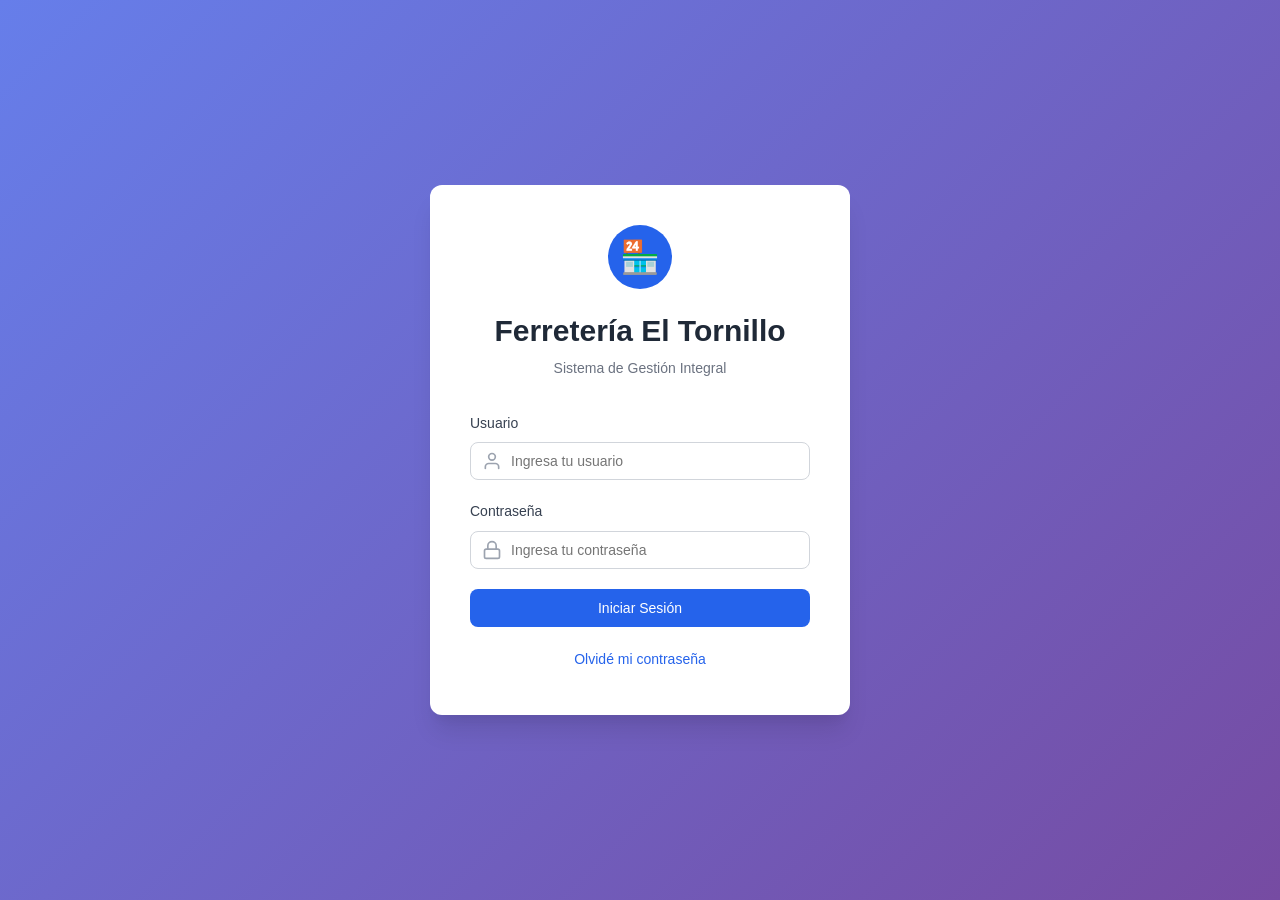
<file: src/index.html>
<!DOCTYPE html>
<html lang="es">
<head>
    <meta charset="UTF-8">
    <meta name="viewport" content="width=device-width, initial-scale=1.0">
    <title>Ferretería El Tornillo - Sistema de Gestión Integral</title>
    <style>
        /* ==================== RESET Y VARIABLES CSS ==================== */
        * {
            margin: 0;
            padding: 0;
            box-sizing: border-box;
        }

        :root {
            --primary: #2563eb;
            --primary-dark: #1d4ed8;
            --primary-light: #3b82f6;
            --success: #22c55e;
            --success-dark: #16a34a;
            --success-light: #dcfce7;
            --warning: #f59e0b;
            --warning-dark: #d97706;
            --warning-light: #fef3c7;
            --danger: #ef4444;
            --danger-dark: #dc2626;
            --danger-light: #fee2e2;
            --gray-50: #f9fafb;
            --gray-100: #f3f4f6;
            --gray-200: #e5e7eb;
            --gray-300: #d1d5db;
            --gray-400: #9ca3af;
            --gray-500: #6b7280;
            --gray-600: #4b5563;
            --gray-700: #374151;
            --gray-800: #1f2937;
            --gray-900: #111827;
            --shadow: 0 1px 3px 0 rgba(0, 0, 0, 0.1), 0 1px 2px 0 rgba(0, 0, 0, 0.06);
            --shadow-md: 0 4px 6px -1px rgba(0, 0, 0, 0.1), 0 2px 4px -1px rgba(0, 0, 0, 0.06);
            --shadow-lg: 0 10px 15px -3px rgba(0, 0, 0, 0.1), 0 4px 6px -2px rgba(0, 0, 0, 0.05);
            --shadow-xl: 0 20px 25px -5px rgba(0, 0, 0, 0.1), 0 10px 10px -5px rgba(0, 0, 0, 0.04);
            --border-radius: 8px;
            --transition: all 0.2s ease-in-out;
        }

        body {
            font-family: -apple-system, BlinkMacSystemFont, 'Segoe UI', Roboto, 'Helvetica Neue', Arial, sans-serif;
            font-size: 14px;
            line-height: 1.6;
            color: var(--gray-800);
            background: var(--gray-50);
            overflow-x: hidden;
        }

        h1 { font-size: 1.875rem; font-weight: 700; line-height: 2.25rem; margin: 0; }
        h2 { font-size: 1.5rem; font-weight: 700; line-height: 2rem; margin: 0; }
        h3 { font-size: 1.25rem; font-weight: 600; line-height: 1.75rem; margin: 0; }
        p { margin: 0; }

        /* ==================== UTILIDADES ==================== */
        .hidden { display: none !important; }
        .text-center { text-align: center; }
        .text-muted { color: var(--gray-500); }
        .text-success { color: var(--success); }
        .text-warning { color: var(--warning); }
        .text-danger { color: var(--danger); }

        /* ==================== PANTALLA DE LOGIN ==================== */
        .login-screen {
            min-height: 100vh;
            display: flex;
            align-items: center;
            justify-content: center;
            background: linear-gradient(135deg, #667eea 0%, #764ba2 100%);
            padding: 1rem;
        }

        .login-card {
            background: white;
            border-radius: 12px;
            box-shadow: var(--shadow-xl);
            padding: 2.5rem;
            width: 100%;
            max-width: 420px;
        }

        .login-logo {
            width: 64px;
            height: 64px;
            margin: 0 auto 1.5rem;
            background: var(--primary);
            border-radius: 50%;
            display: flex;
            align-items: center;
            justify-content: center;
            color: white;
            font-size: 2rem;
        }

        .login-card h1 {
            font-size: 1.875rem;
            margin-bottom: 0.5rem;
        }

        .login-subtitle {
            color: var(--gray-500);
            margin-bottom: 2rem;
            font-size: 0.875rem;
        }

        /* ==================== FORMULARIOS ==================== */
        .form-group {
            margin-bottom: 1.25rem;
        }

        .form-label {
            display: block;
            font-size: 0.875rem;
            font-weight: 500;
            color: var(--gray-700);
            margin-bottom: 0.5rem;
        }

        .form-input,
        .form-select,
        .form-textarea {
            width: 100%;
            padding: 0.625rem 0.75rem;
            border: 1px solid var(--gray-300);
            border-radius: var(--border-radius);
            font-size: 0.875rem;
            font-family: inherit;
            transition: var(--transition);
            background: white;
        }

        .form-input:focus,
        .form-select:focus,
        .form-textarea:focus {
            outline: none;
            border-color: var(--primary);
            box-shadow: 0 0 0 3px rgba(37, 99, 235, 0.1);
        }

        .form-textarea {
            resize: vertical;
            min-height: 80px;
        }

        .input-with-icon {
            position: relative;
        }

        .input-with-icon .form-input {
            padding-left: 2.5rem;
        }

        .input-icon {
            position: absolute;
            left: 0.75rem;
            top: 50%;
            transform: translateY(-50%);
            color: var(--gray-400);
            width: 16px;
            height: 16px;
        }

        /* ==================== BOTONES ==================== */
        .btn {
            display: inline-flex;
            align-items: center;
            justify-content: center;
            gap: 0.5rem;
            padding: 0.625rem 1.25rem;
            font-size: 0.875rem;
            font-weight: 500;
            border-radius: var(--border-radius);
            border: 1px solid transparent;
            cursor: pointer;
            transition: var(--transition);
            text-decoration: none;
            font-family: inherit;
            white-space: nowrap;
        }

        .btn:disabled {
            opacity: 0.5;
            cursor: not-allowed;
        }

        .btn-primary {
            background: var(--primary);
            color: white;
        }

        .btn-primary:hover:not(:disabled) {
            background: var(--primary-dark);
        }

        .btn-success {
            background: var(--success);
            color: white;
        }

        .btn-success:hover:not(:disabled) {
            background: var(--success-dark);
        }

        .btn-danger {
            background: var(--danger);
            color: white;
        }

        .btn-danger:hover:not(:disabled) {
            background: var(--danger-dark);
        }

        .btn-outline {
            background: white;
            border-color: var(--gray-300);
            color: var(--gray-700);
        }

        .btn-outline:hover:not(:disabled) {
            background: var(--gray-50);
        }

        .btn-ghost {
            background: transparent;
            color: var(--gray-700);
        }

        .btn-ghost:hover:not(:disabled) {
            background: var(--gray-100);
        }

        .btn-link {
            background: transparent;
            border: none;
            color: var(--primary);
            padding: 0.5rem;
            font-size: 0.875rem;
        }

        .btn-link:hover {
            text-decoration: underline;
        }

        .btn-block {
            width: 100%;
        }

        .btn-sm {
            padding: 0.375rem 0.75rem;
            font-size: 0.75rem;
        }

        .btn-icon {
            width: 2.5rem;
            height: 2.5rem;
            padding: 0;
        }

        /* ==================== HEADER ==================== */
        .app-header {
            background: var(--primary);
            color: white;
            box-shadow: var(--shadow-md);
            position: sticky;
            top: 0;
            z-index: 100;
        }

        .header-content {
            max-width: 1400px;
            margin: 0 auto;
            padding: 1rem 1.5rem;
            display: flex;
            align-items: center;
            gap: 1rem;
        }

        .header-icon {
            font-size: 2rem;
        }

        .header-title h1 {
            font-size: 1.25rem;
            margin-bottom: 0.125rem;
        }

        .header-title p {
            font-size: 0.875rem;
            opacity: 0.9;
        }

        /* ==================== LAYOUT PRINCIPAL ==================== */
        .main-app {
            display: flex;
            flex-direction: column;
            height: 100vh;
        }

        .main-layout {
            display: flex;
            flex: 1;
            overflow: hidden;
        }

        /* ==================== SIDEBAR ==================== */
        .sidebar {
            width: 256px;
            background: white;
            border-right: 1px solid var(--gray-200);
            display: flex;
            flex-direction: column;
            transition: width 0.3s ease;
            flex-shrink: 0;
        }

        .sidebar.collapsed {
            width: 64px;
        }

        .sidebar-header {
            padding: 1rem;
            border-bottom: 1px solid var(--gray-200);
        }

        .user-info {
            margin-top: 0.75rem;
            padding: 0.75rem;
            background: var(--gray-100);
            border-radius: var(--border-radius);
            transition: var(--transition);
        }

        .sidebar.collapsed .user-info {
            display: none;
        }

        .user-name {
            font-size: 0.875rem;
            font-weight: 500;
            color: var(--gray-900);
            margin-bottom: 0.125rem;
        }

        .user-role {
            font-size: 0.75rem;
            color: var(--gray-500);
        }

        .sidebar-nav {
            flex: 1;
            padding: 0.5rem;
            overflow-y: auto;
        }

        .nav-item {
            display: flex;
            align-items: center;
            gap: 0.75rem;
            padding: 0.75rem 1rem;
            border-radius: var(--border-radius);
            color: var(--gray-700);
            transition: var(--transition);
            margin-bottom: 0.25rem;
            cursor: pointer;
            background: transparent;
            border: none;
            width: 100%;
            text-align: left;
            font-family: inherit;
            font-size: 0.875rem;
            position: relative;
        }

        .nav-item:hover {
            background: var(--gray-100);
        }

        .nav-item.active {
            background: var(--primary);
            color: white;
        }

        .nav-icon {
            width: 20px;
            height: 20px;
            flex-shrink: 0;
        }

        .nav-text {
            font-weight: 500;
        }

        .sidebar.collapsed .nav-text {
            display: none;
        }

        .sidebar.collapsed .nav-item {
            justify-content: center;
            padding: 0.75rem;
        }

        .nav-badge {
            background: var(--danger);
            color: white;
            font-size: 0.75rem;
            font-weight: 600;
            padding: 0.125rem 0.5rem;
            border-radius: 9999px;
            margin-left: auto;
        }

        .sidebar.collapsed .nav-badge {
            position: absolute;
            top: 4px;
            right: 4px;
            width: 8px;
            height: 8px;
            padding: 0;
            font-size: 0;
        }

        .sidebar-footer {
            padding: 0.5rem;
            border-top: 1px solid var(--gray-200);
        }

        /* ==================== CONTENIDO PRINCIPAL ==================== */
        .main-content {
            flex: 1;
            overflow-y: auto;
            padding: 1.5rem;
            background: var(--gray-50);
        }

        .content-header {
            margin-bottom: 1.5rem;
        }

        .content-header h2 {
            margin-bottom: 0.25rem;
        }

        .content-header-actions {
            display: flex;
            justify-content: space-between;
            align-items: flex-start;
            margin-bottom: 1.5rem;
        }

        /* ==================== CARDS Y KPIs ==================== */
        .card {
            background: white;
            border-radius: var(--border-radius);
            box-shadow: var(--shadow);
            padding: 1.5rem;
        }

        .kpi-grid {
            display: grid;
            grid-template-columns: repeat(auto-fit, minmax(250px, 1fr));
            gap: 1rem;
            margin-bottom: 1.5rem;
        }

        .kpi-card {
            background: white;
            padding: 1.5rem;
            border-radius: var(--border-radius);
            box-shadow: var(--shadow);
        }

        .kpi-header {
            display: flex;
            align-items: center;
            justify-content: space-between;
            margin-bottom: 0.75rem;
        }

        .kpi-label {
            font-size: 0.875rem;
            color: var(--gray-500);
            font-weight: 500;
        }

        .kpi-icon {
            font-size: 1.25rem;
        }

        .kpi-value {
            font-size: 2rem;
            font-weight: 700;
            color: var(--gray-900);
            margin-bottom: 0.25rem;
        }

        .kpi-description {
            font-size: 0.75rem;
            color: var(--gray-500);
        }

        /* ==================== TABS ==================== */
        .tabs {
            margin-bottom: 1.5rem;
        }

        .tab-list {
            display: flex;
            border-bottom: 2px solid var(--gray-200);
            gap: 0.5rem;
            margin-bottom: 1.5rem;
            overflow-x: auto;
        }

        .tab-button {
            display: flex;
            align-items: center;
            gap: 0.5rem;
            padding: 0.75rem 1.5rem;
            background: transparent;
            border: none;
            border-bottom: 2px solid transparent;
            color: var(--gray-600);
            font-size: 0.875rem;
            font-weight: 500;
            cursor: pointer;
            margin-bottom: -2px;
            transition: var(--transition);
            white-space: nowrap;
            font-family: inherit;
        }

        .tab-button:hover {
            color: var(--gray-800);
        }

        .tab-button.active {
            color: var(--primary);
            border-bottom-color: var(--primary);
        }

        .tab-content {
            display: none;
        }

        .tab-content.active {
            display: block;
        }

        /* ==================== TABLAS ==================== */
        .table-container {
            overflow-x: auto;
            border: 1px solid var(--gray-200);
            border-radius: var(--border-radius);
            background: white;
            margin-bottom: 1rem;
        }

        table {
            width: 100%;
            border-collapse: collapse;
        }

        thead {
            background: var(--gray-50);
        }

        th {
            padding: 0.75rem 1rem;
            text-align: left;
            font-size: 0.875rem;
            font-weight: 600;
            color: var(--gray-700);
            border-bottom: 1px solid var(--gray-200);
        }

        td {
            padding: 0.75rem 1rem;
            border-top: 1px solid var(--gray-200);
            font-size: 0.875rem;
            color: var(--gray-700);
        }

        tbody tr:hover {
            background: var(--gray-50);
        }

        .table-actions {
            display: flex;
            gap: 0.5rem;
        }

        /* ==================== BADGES ==================== */
        .badge {
            display: inline-flex;
            align-items: center;
            padding: 0.25rem 0.75rem;
            border-radius: 9999px;
            font-size: 0.75rem;
            font-weight: 500;
        }

        .badge-primary {
            background: #dbeafe;
            color: var(--primary);
        }

        .badge-success {
            background: var(--success-light);
            color: var(--success-dark);
        }

        .badge-warning {
            background: var(--warning-light);
            color: var(--warning-dark);
        }

        .badge-danger {
            background: var(--danger-light);
            color: var(--danger-dark);
        }

        /* ==================== MODALES ==================== */
        .modal-overlay {
            position: fixed;
            top: 0;
            left: 0;
            right: 0;
            bottom: 0;
            background: rgba(0, 0, 0, 0.5);
            display: flex;
            align-items: center;
            justify-content: center;
            z-index: 1000;
            padding: 1rem;
        }

        .modal {
            background: white;
            border-radius: 12px;
            max-width: 500px;
            width: 100%;
            max-height: 90vh;
            overflow-y: auto;
            box-shadow: var(--shadow-xl);
        }

        .modal-sm {
            max-width: 400px;
        }

        .modal-header {
            padding: 1.5rem;
            border-bottom: 1px solid var(--gray-200);
        }

        .modal-header h3 {
            font-size: 1.25rem;
            font-weight: 600;
            display: flex;
            align-items: center;
            gap: 0.5rem;
        }

        .modal-body {
            padding: 1.5rem;
        }

        .modal-description {
            color: var(--gray-600);
            margin-bottom: 1rem;
            font-size: 0.875rem;
        }

        .modal-footer {
            padding: 1.5rem;
            border-top: 1px solid var(--gray-200);
            display: flex;
            gap: 0.5rem;
            justify-content: flex-end;
        }

        /* ==================== INFO BOXES ==================== */
        .info-box {
            background: var(--gray-100);
            padding: 1rem;
            border-radius: var(--border-radius);
            display: flex;
            align-items: center;
            gap: 0.75rem;
            font-size: 0.875rem;
            color: var(--gray-700);
        }

        .success-box {
            background: var(--success-light);
            border: 1px solid #bbf7d0;
            padding: 1rem;
            border-radius: var(--border-radius);
            display: flex;
            align-items: center;
            gap: 0.75rem;
            font-size: 0.875rem;
            color: var(--success-dark);
        }

        /* ==================== TOAST NOTIFICATIONS ==================== */
        .toast-container {
            position: fixed;
            top: 1rem;
            right: 1rem;
            z-index: 2000;
            display: flex;
            flex-direction: column;
            gap: 0.5rem;
        }

        .toast {
            background: white;
            padding: 1rem 1.25rem;
            border-radius: var(--border-radius);
            box-shadow: var(--shadow-lg);
            min-width: 300px;
            max-width: 400px;
            display: flex;
            align-items: center;
            gap: 0.75rem;
            animation: slideIn 0.3s ease-out;
            border-left: 4px solid var(--gray-300);
        }

        @keyframes slideIn {
            from {
                transform: translateX(100%);
                opacity: 0;
            }
            to {
                transform: translateX(0);
                opacity: 1;
            }
        }

        .toast-success { border-left-color: var(--success); }
        .toast-error { border-left-color: var(--danger); }
        .toast-info { border-left-color: var(--primary); }

        .toast-icon {
            font-size: 1.25rem;
            flex-shrink: 0;
        }

        .toast-message {
            flex: 1;
            font-size: 0.875rem;
            color: var(--gray-700);
        }

        /* ==================== EMPTY STATE ==================== */
        .empty-state {
            text-align: center;
            padding: 3rem 1rem;
            color: var(--gray-500);
        }

        .empty-state-icon {
            font-size: 4rem;
            opacity: 0.5;
            margin-bottom: 1rem;
        }

        /* ==================== ICONOS SVG ==================== */
        .svg-icon {
            width: 20px;
            height: 20px;
            stroke: currentColor;
            fill: none;
            stroke-width: 2;
            stroke-linecap: round;
            stroke-linejoin: round;
        }

        /* ==================== RESPONSIVE ==================== */
        @media (max-width: 768px) {
            .kpi-grid {
                grid-template-columns: 1fr;
            }

            .sidebar {
                position: fixed;
                left: 0;
                top: 0;
                bottom: 0;
                z-index: 200;
                transform: translateX(-100%);
            }

            .sidebar.mobile-open {
                transform: translateX(0);
            }

            .main-content {
                padding: 1rem;
            }

            .header-title h1 {
                font-size: 1rem;
            }

            .header-title p {
                font-size: 0.75rem;
            }
        }
    </style>
</head>
<body>
    <!-- Toast Container -->
    <div class="toast-container" id="toastContainer"></div>

    <!-- ==================== PANTALLA DE LOGIN ==================== -->
    <div id="loginScreen" class="login-screen">
        <div class="login-card">
            <div class="text-center">
                <div class="login-logo">🏪</div>
                <h1>Ferretería El Tornillo</h1>
                <p class="login-subtitle">Sistema de Gestión Integral</p>
            </div>

            <form id="loginForm">
                <div class="form-group">
                    <label class="form-label">Usuario</label>
                    <div class="input-with-icon">
                        <svg class="input-icon svg-icon" viewBox="0 0 24 24">
                            <path d="M20 21v-2a4 4 0 0 0-4-4H8a4 4 0 0 0-4 4v2"></path>
                            <circle cx="12" cy="7" r="4"></circle>
                        </svg>
                        <input type="text" id="loginUsername" class="form-input" placeholder="Ingresa tu usuario" required autocomplete="username">
                    </div>
                </div>

                <div class="form-group">
                    <label class="form-label">Contraseña</label>
                    <div class="input-with-icon">
                        <svg class="input-icon svg-icon" viewBox="0 0 24 24">
                            <rect x="3" y="11" width="18" height="11" rx="2" ry="2"></rect>
                            <path d="M7 11V7a5 5 0 0 1 10 0v4"></path>
                        </svg>
                        <input type="password" id="loginPassword" class="form-input" placeholder="Ingresa tu contraseña" required autocomplete="current-password">
                    </div>
                </div>

                <button type="submit" class="btn btn-primary btn-block">Iniciar Sesión</button>

                <div class="text-center" style="margin-top: 1rem;">
                    <button type="button" class="btn-link" onclick="showPasswordRecovery()">
                        Olvidé mi contraseña
                    </button>
                </div>
            </form>
        </div>
    </div>

    <!-- ==================== APLICACIÓN PRINCIPAL ==================== -->
    <div id="mainApp" class="main-app hidden">
        <!-- Header -->
        <header class="app-header">
            <div class="header-content">
                <div class="header-icon">🏪</div>
                <div class="header-title">
                    <h1>Ferretería El Tornillo</h1>
                    <p>Sistema de Gestión de Inventario</p>
                </div>
            </div>
        </header>

        <!-- Main Layout -->
        <div class="main-layout">
            <!-- Sidebar -->
            <aside id="sidebar" class="sidebar">
                <div class="sidebar-header">
                    <button class="btn btn-ghost btn-icon" onclick="toggleSidebar()">
                        <svg class="svg-icon" viewBox="0 0 24 24">
                            <line x1="3" y1="12" x2="21" y2="12"></line>
                            <line x1="3" y1="6" x2="21" y2="6"></line>
                            <line x1="3" y1="18" x2="21" y2="18"></line>
                        </svg>
                    </button>
                    <div class="user-info">
                        <p class="user-name" id="userName"></p>
                        <p class="user-role" id="userRole"></p>
                    </div>
                </div>

                <nav class="sidebar-nav" id="sidebarNav"></nav>

                <div class="sidebar-footer">
                    <button class="nav-item" id="editProfileBtn" onclick="showEditProfile()">
                        <svg class="nav-icon svg-icon" viewBox="0 0 24 24">
                            <circle cx="12" cy="12" r="3"></circle>
                            <path d="M12 1v6m0 6v6"></path>
                        </svg>
                        <span class="nav-text">Editar Perfil</span>
                    </button>
                    <button class="nav-item" onclick="showLogoutDialog()">
                        <svg class="nav-icon svg-icon" viewBox="0 0 24 24">
                            <path d="M9 21H5a2 2 0 0 1-2-2V5a2 2 0 0 1 2-2h4"></path>
                            <polyline points="16 17 21 12 16 7"></polyline>
                            <line x1="21" y1="12" x2="9" y2="12"></line>
                        </svg>
                        <span class="nav-text">Cerrar Sesión</span>
                    </button>
                </div>
            </aside>

            <!-- Main Content -->
            <main class="main-content" id="mainContent"></main>
        </div>
    </div>

    <!-- ==================== MODAL: RECUPERACIÓN DE CONTRASEÑA ==================== -->
    <div id="passwordRecoveryModal" class="modal-overlay hidden">
        <div class="modal">
            <div class="modal-header">
                <h3 id="recoveryModalTitle">
                    <svg class="svg-icon" viewBox="0 0 24 24">
                        <path d="M12 22s8-4 8-10V5l-8-3-8 3v7c0 6 8 10 8 10z"></path>
                    </svg>
                    Validación de Seguridad
                </h3>
            </div>
            <div class="modal-body">
                <!-- Paso 1: PIN -->
                <div id="pinStep">
                    <p class="modal-description">Para continuar con el cambio de contraseña, ingresa el PIN de seguridad del Administrador.</p>
                    
                    <div class="form-group">
                        <label class="form-label">PIN de Seguridad del Administrador *</label>
                        <div class="input-with-icon">
                            <svg class="input-icon svg-icon" viewBox="0 0 24 24">
                                <rect x="3" y="11" width="18" height="11" rx="2" ry="2"></rect>
                                <path d="M7 11V7a5 5 0 0 1 10 0v4"></path>
                            </svg>
                            <input type="password" id="adminPin" class="form-input" placeholder="Ingresa el PIN">
                        </div>
                    </div>

                    <div class="info-box">
                        <svg class="svg-icon" viewBox="0 0 24 24">
                            <path d="M12 22s8-4 8-10V5l-8-3-8 3v7c0 6 8 10 8 10z"></path>
                        </svg>
                        <span>Este PIN lo proporciona el Administrador del Sistema</span>
                    </div>
                </div>

                <!-- Paso 2: Cambiar Contraseña -->
                <div id="passwordStep" class="hidden">
                    <p class="modal-description">Ingresa tu usuario y tu nueva contraseña. Asegúrate de recordarla.</p>
                    
                    <div class="form-group">
                        <label class="form-label">Usuario *</label>
                        <input type="text" id="recoveryUsername" class="form-input" placeholder="Ingresa tu nombre de usuario">
                    </div>

                    <div class="form-group">
                        <label class="form-label">Nueva Contraseña *</label>
                        <div class="input-with-icon">
                            <svg class="input-icon svg-icon" viewBox="0 0 24 24">
                                <rect x="3" y="11" width="18" height="11" rx="2" ry="2"></rect>
                                <path d="M7 11V7a5 5 0 0 1 10 0v4"></path>
                            </svg>
                            <input type="password" id="newPassword" class="form-input" placeholder="Mínimo 6 caracteres">
                        </div>
                    </div>

                    <div class="form-group">
                        <label class="form-label">Confirmar Nueva Contraseña *</label>
                        <div class="input-with-icon">
                            <svg class="input-icon svg-icon" viewBox="0 0 24 24">
                                <rect x="3" y="11" width="18" height="11" rx="2" ry="2"></rect>
                                <path d="M7 11V7a5 5 0 0 1 10 0v4"></path>
                            </svg>
                            <input type="password" id="confirmPassword" class="form-input" placeholder="Repite la contraseña">
                        </div>
                    </div>

                    <div class="success-box">
                        <svg class="svg-icon" viewBox="0 0 24 24">
                            <polyline points="20 6 9 17 4 12"></polyline>
                        </svg>
                        <span>✓ PIN validado correctamente</span>
                    </div>
                </div>
            </div>
            <div class="modal-footer">
                <button class="btn btn-outline" onclick="closePasswordRecovery()">Cancelar</button>
                <button class="btn btn-primary" id="recoveryActionBtn" onclick="handleRecoveryAction()">Validar PIN</button>
            </div>
        </div>
    </div>

    <!-- ==================== MODAL: CONFIRMACIÓN DE LOGOUT ==================== -->
    <div id="logoutDialog" class="modal-overlay hidden">
        <div class="modal modal-sm">
            <div class="modal-header">
                <h3>¿Cerrar sesión?</h3>
            </div>
            <div class="modal-body">
                <p>¿Estás seguro que deseas cerrar sesión? Tendrás que iniciar sesión nuevamente para acceder al sistema.</p>
            </div>
            <div class="modal-footer">
                <button class="btn btn-outline" onclick="closeLogoutDialog()">Cancelar</button>
                <button class="btn btn-danger" onclick="confirmLogout()">Sí, cerrar sesión</button>
            </div>
        </div>
    </div>

    <!-- ==================== MODAL: EDITAR PERFIL ==================== -->
    <div id="editProfileModal" class="modal-overlay hidden">
        <div class="modal">
            <div class="modal-header">
                <h3>Editar Perfil</h3>
            </div>
            <div class="modal-body">
                <div class="form-group">
                    <label class="form-label">Nombre Completo *</label>
                    <input type="text" id="profileName" class="form-input">
                </div>
                <div class="form-group">
                    <label class="form-label">Email</label>
                    <input type="email" id="profileEmail" class="form-input">
                </div>
                <div class="form-group">
                    <label class="form-label">Teléfono</label>
                    <input type="tel" id="profilePhone" class="form-input">
                </div>
                <div class="form-group">
                    <label class="form-label">Dirección</label>
                    <input type="text" id="profileAddress" class="form-input">
                </div>
            </div>
            <div class="modal-footer">
                <button class="btn btn-outline" onclick="closeEditProfile()">Cancelar</button>
                <button class="btn btn-primary" onclick="saveProfile()">Guardar Cambios</button>
            </div>
        </div>
    </div>

    <!-- ==================== MODAL: PRODUCTO ==================== -->
    <div id="productModal" class="modal-overlay hidden">
        <div class="modal">
            <div class="modal-header">
                <h3 id="productModalTitle">Nuevo Producto</h3>
            </div>
            <div class="modal-body">
                <form id="productForm">
                    <div class="form-group">
                        <label class="form-label">Nombre del Producto *</label>
                        <input type="text" id="productName" class="form-input" required>
                    </div>
                    <div class="form-group">
                        <label class="form-label">Código *</label>
                        <input type="text" id="productCode" class="form-input" required>
                    </div>
                    <div class="form-group">
                        <label class="form-label">Categoría *</label>
                        <select id="productCategory" class="form-select" required>
                            <option value="">Selecciona una categoría</option>
                            <option value="Herramientas">Herramientas</option>
                            <option value="Construcción">Construcción</option>
                            <option value="Electricidad">Electricidad</option>
                            <option value="Plomería">Plomería</option>
                            <option value="Pintura">Pintura</option>
                            <option value="Seguridad">Seguridad</option>
                        </select>
                    </div>
                    <div class="form-group">
                        <label class="form-label">Stock Actual</label>
                        <input type="number" id="productStock" class="form-input" value="0" min="0">
                    </div>
                    <div class="form-group">
                        <label class="form-label">Stock Mínimo</label>
                        <input type="number" id="productMinStock" class="form-input" value="0" min="0">
                    </div>
                    <div class="form-group">
                        <label class="form-label">Stock Máximo</label>
                        <input type="number" id="productMaxStock" class="form-input" value="100" min="0">
                    </div>
                    <div class="form-group">
                        <label class="form-label">Precio</label>
                        <input type="number" id="productPrice" class="form-input" value="0" min="0" step="0.01">
                    </div>
                    <div class="form-group">
                        <label class="form-label">Ubicación</label>
                        <input type="text" id="productLocation" class="form-input">
                    </div>
                    <div class="form-group">
                        <label class="form-label">Descripción</label>
                        <textarea id="productDescription" class="form-textarea"></textarea>
                    </div>
                </form>
            </div>
            <div class="modal-footer">
                <button id="closeProductModalBtn" class="btn btn-outline">Cancelar</button>
                <button id="saveProductBtn" class="btn btn-primary">Guardar</button>
            </div>
        </div>
    </div>

    <!-- ==================== MODAL: TRANSACCIÓN ==================== -->
    <div id="transactionModal" class="modal-overlay hidden">
        <div class="modal">
            <div class="modal-header">
                <h3 id="transactionModalTitle">Registrar Movimiento</h3>
            </div>
            <div class="modal-body">
                <form id="transactionForm">
                    <div class="form-group">
                        <label class="form-label">Tipo de Movimiento *</label>
                        <select id="transactionType" class="form-select" required>
                            <option value="entrada">Entrada</option>
                            <option value="salida">Salida</option>
                        </select>
                    </div>
                    <div class="form-group">
                        <label class="form-label">Producto *</label>
                        <select id="transactionProduct" class="form-select" required>
                            <option value="">Selecciona un producto</option>
                        </select>
                    </div>
                    <div class="form-group">
                        <label class="form-label">Cantidad *</label>
                        <input type="number" id="transactionQuantity" class="form-input" min="1" required>
                    </div>
                    <div class="form-group">
                        <label class="form-label">Motivo</label>
                        <textarea id="transactionReason" class="form-textarea" placeholder="Describe el motivo del movimiento"></textarea>
                    </div>
                </form>
            </div>
            <div class="modal-footer">
                <button id="closeTransactionModalBtn" class="btn btn-outline">Cancelar</button>
                <button id="saveTransactionBtn" class="btn btn-primary">Guardar</button>
            </div>
        </div>
    </div>

    <!-- ==================== MODAL: EMPLEADO ==================== -->
    <div id="employeeModal" class="modal-overlay hidden">
        <div class="modal">
            <div class="modal-header">
                <h3 id="employeeModalTitle">Nuevo Empleado</h3>
            </div>
            <div class="modal-body">
                <form id="employeeForm">
                    <div class="form-group">
                        <label class="form-label">Nombre Completo *</label>
                        <input type="text" id="employeeName" class="form-input" required>
                    </div>
                    <div class="form-group">
                        <label class="form-label">Puesto *</label>
                        <input type="text" id="employeePosition" class="form-input" required>
                    </div>
                    <div class="form-group">
                        <label class="form-label">Email</label>
                        <input type="email" id="employeeEmail" class="form-input">
                    </div>
                    <div class="form-group">
                        <label class="form-label">Teléfono</label>
                        <input type="tel" id="employeePhone" class="form-input">
                    </div>
                    <div class="form-group">
                        <label class="form-label">Salario</label>
                        <input type="number" id="employeeSalary" class="form-input" min="0" step="0.01">
                    </div>
                    <div class="form-group">
                        <label class="form-label">Estado</label>
                        <select id="employeeStatus" class="form-select">
                            <option value="active">Activo</option>
                            <option value="inactive">Inactivo</option>
                        </select>
                    </div>
                    <div class="form-group">
                        <label class="form-label">Fecha de Contratación</label>
                        <input type="date" id="employeeHireDate" class="form-input">
                    </div>
                    <div class="form-group">
                        <label class="form-label">Dirección</label>
                        <input type="text" id="employeeAddress" class="form-input">
                    </div>
                </form>
            </div>
            <div class="modal-footer">
                <button class="btn btn-outline" onclick="closeEmployeeModal()">Cancelar</button>
                <button class="btn btn-primary" onclick="saveEmployee()">Guardar</button>
            </div>
        </div>
    </div>

    <!-- ==================== SCRIPTS MODULARES ==================== -->
    <script src="js/data.js"></script>
    <script src="js/utils.js"></script>
    <script src="js/auth.js"></script>
    <script src="js/inventory.js"></script>
    <script src="js/employees.js"></script>
    <script src="js/notifications.js"></script>
    <script src="js/reports.js"></script>
    <script src="js/ui.js"></script>
    <script src="js/app.js"></script>
</body>
</html>
</file>
